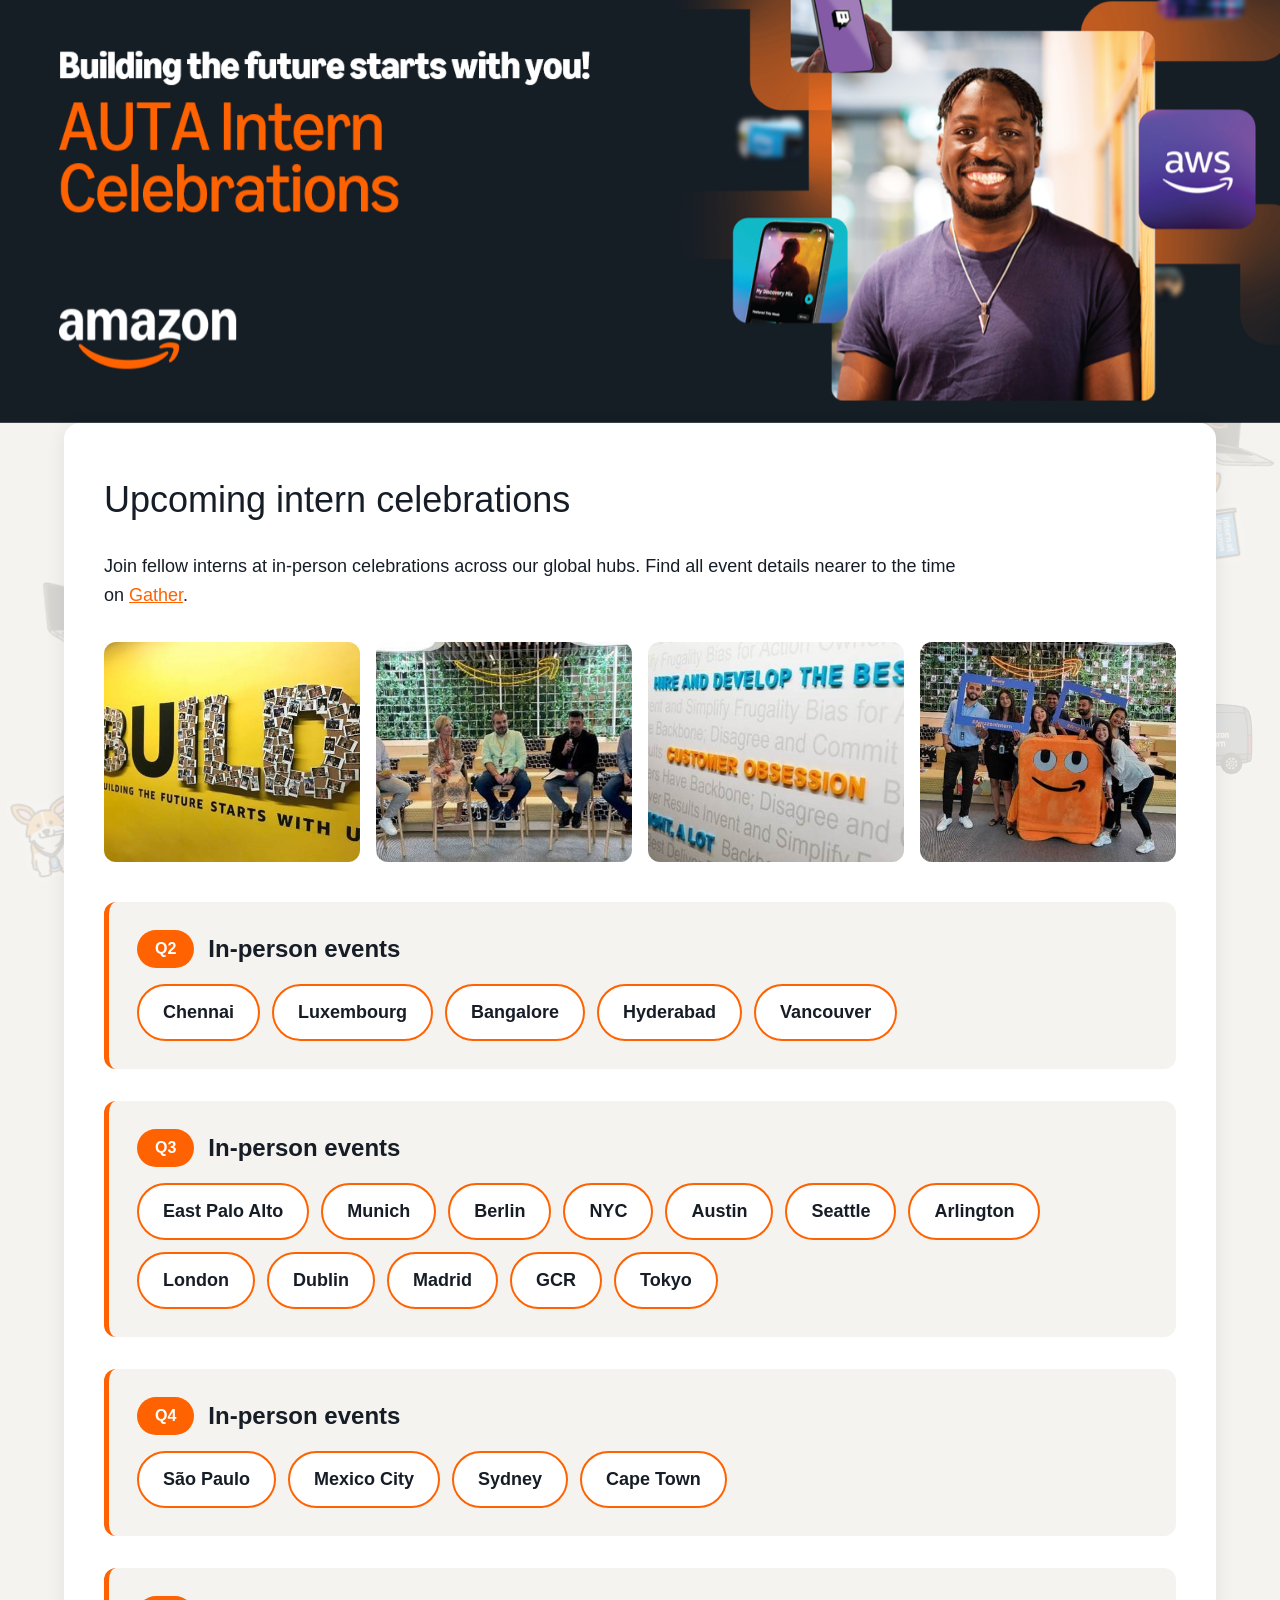
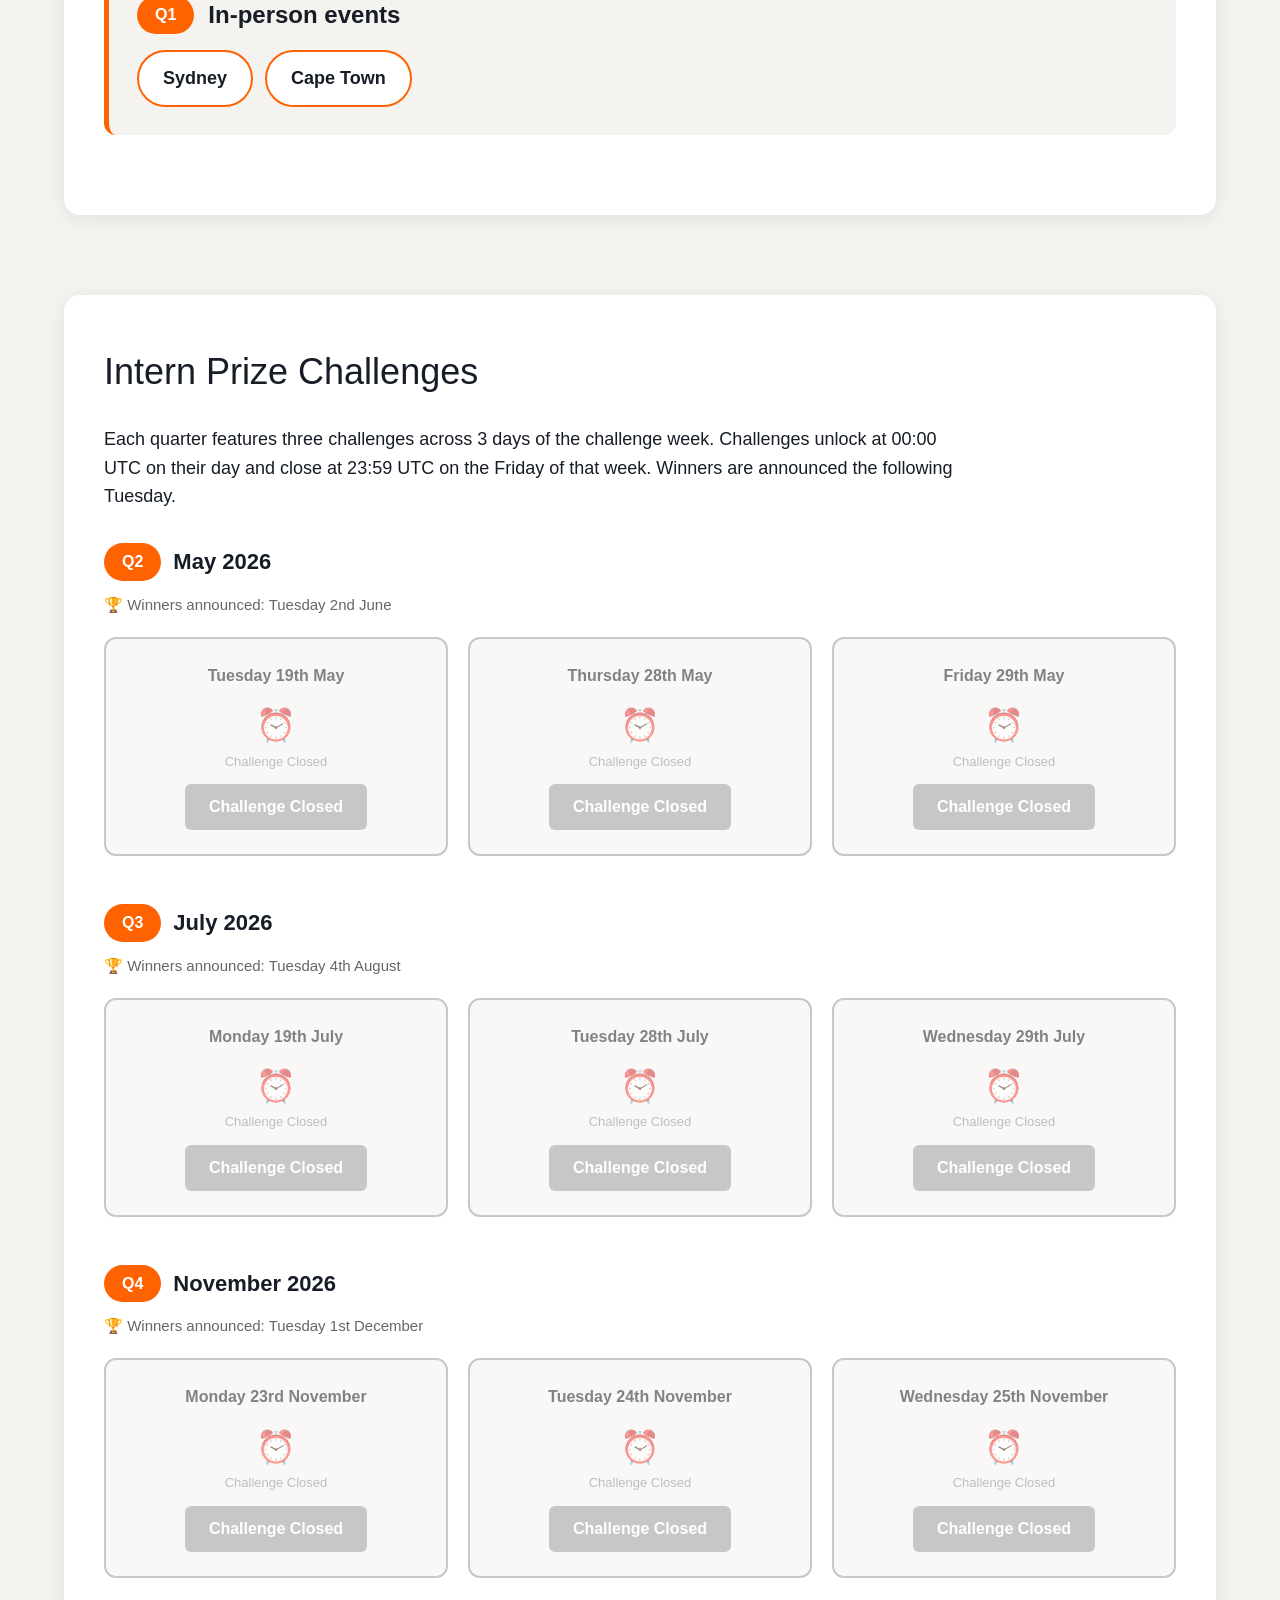
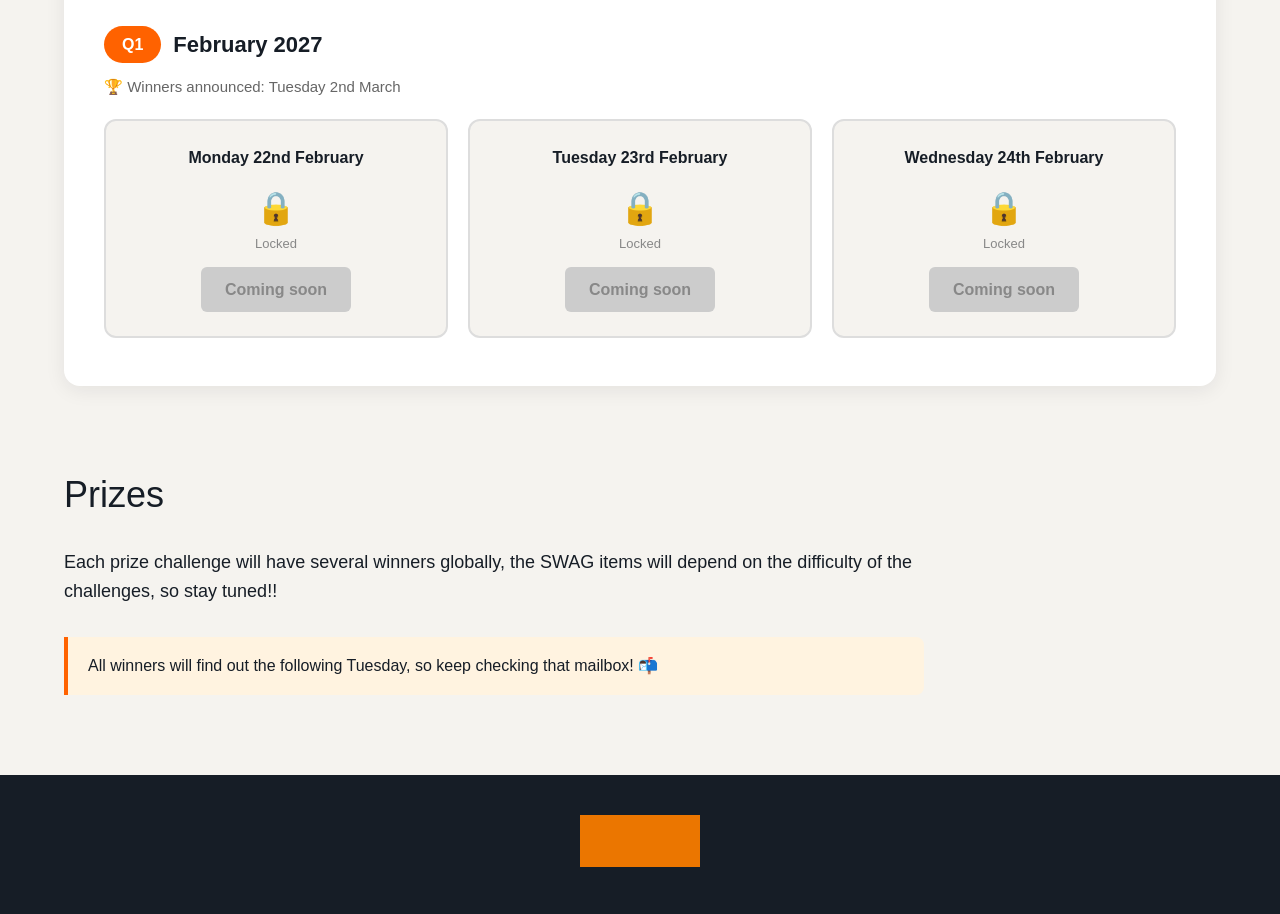
<file: index.html>
<!DOCTYPE html>
<html lang="en">
<head>
    <meta charset="UTF-8">
    <meta name="viewport" content="width=device-width, initial-scale=1.0">
    <title>AUTA Intern Celebrations</title>
    <link rel="stylesheet" href="styles.css">
</head>
<body>

    <!-- Floating stickers scattered across the page -->
    <div class="sticker sticker-1" aria-hidden="true"><img src="sticker-corgi.png" alt=""></div>
    <div class="sticker sticker-2" aria-hidden="true"><img src="sticker-laptop.png" alt=""></div>
    <div class="sticker sticker-3" aria-hidden="true"><img src="sticker-van.png" alt=""></div>
    <div class="sticker sticker-4" aria-hidden="true"><img src="sticker-corgi.png" alt=""></div>
    <div class="sticker sticker-5" aria-hidden="true"><img src="sticker-laptop.png" alt=""></div>
    <div class="sticker sticker-6" aria-hidden="true"><img src="sticker-van.png" alt=""></div>
    <div class="sticker sticker-7" aria-hidden="true"><img src="sticker-corgi.png" alt=""></div>
    <div class="sticker sticker-8" aria-hidden="true"><img src="sticker-laptop.png" alt=""></div>

    <header>
        <img src="header-banner.png" alt="Building the future starts with you — AUTA Intern Celebrations" class="header-banner">
    </header>

    <main class="container">

        <!-- UPCOMING CELEBRATIONS -->
        <section class="events-section" id="events">
            <h2>Upcoming intern celebrations</h2>
            <p class="section-intro">Join fellow interns at in-person celebrations across our global hubs. Find all event details nearer to the time on <a href="https://gather.a2z.com/group/ef3362df-4500-4b6f-9954-9a324a9c1ab9" target="_blank" rel="noopener">Gather</a>.</p>

            <div class="events-gallery">
                <img src="gallery-1.jpg" alt="BUILD — Building the future starts with U" class="gallery-img">
                <img src="gallery-2.jpg" alt="Panel discussion at Amazon office" class="gallery-img">
                <img src="gallery-3.jpg" alt="Leadership principles wall" class="gallery-img">
                <img src="gallery-4.jpg" alt="Intern celebration group photo" class="gallery-img">
            </div>

            <div class="quarter-events">
                <h3 class="quarter-label"><span class="quarter-tag">Q2</span> In-person events</h3>
                <div class="city-chips">
                    <span class="chip">Chennai</span>
                    <span class="chip">Luxembourg</span>
                    <span class="chip">Bangalore</span>
                    <span class="chip">Hyderabad</span>
                    <span class="chip">Vancouver</span>
                </div>
            </div>

            <div class="quarter-events">
                <h3 class="quarter-label"><span class="quarter-tag">Q3</span> In-person events</h3>
                <div class="city-chips">
                    <span class="chip">East Palo Alto</span>
                    <span class="chip">Munich</span>
                    <span class="chip">Berlin</span>
                    <span class="chip">NYC</span>
                    <span class="chip">Austin</span>
                    <span class="chip">Seattle</span>
                    <span class="chip">Arlington</span>
                    <span class="chip">London</span>
                    <span class="chip">Dublin</span>
                    <span class="chip">Madrid</span>
                    <span class="chip">GCR</span>
                    <span class="chip">Tokyo</span>
                </div>
            </div>

            <div class="quarter-events">
                <h3 class="quarter-label"><span class="quarter-tag">Q4</span> In-person events</h3>
                <div class="city-chips">
                    <span class="chip">São Paulo</span>
                    <span class="chip">Mexico City</span>
                    <span class="chip">Sydney</span>
                    <span class="chip">Cape Town</span>
                </div>
            </div>

            <div class="quarter-events">
                <h3 class="quarter-label"><span class="quarter-tag">Q1</span> In-person events</h3>
                <div class="city-chips">
                    <span class="chip">Sydney</span>
                    <span class="chip">Cape Town</span>
                </div>
            </div>
        </section>

        <!-- PRIZE CHALLENGES -->
        <section class="engagements-section" id="engagements">
            <h2>Intern Prize Challenges</h2>
            <p class="section-intro">Each quarter features three challenges across 3 days of the challenge week. Challenges unlock at 00:00 UTC on their day and close at 23:59 UTC on the Friday of that week. Winners are announced the following Tuesday.</p>

            <!-- Q2 — May -->
            <div class="quarter-block">
                <div class="quarter-header">
                    <h3><span class="quarter-tag">Q2</span> May 2026</h3>
                    <p class="winners-note">🏆 Winners announced: Tuesday 2nd June</p>
                </div>
                <div class="challenges-row">
                    <div class="challenge-card" data-unlock="2026-05-19T00:00:00Z" data-close="2026-05-29T23:59:00Z" data-link="https://hack.amazon.com/#2026unipitch/overview" data-link2="https://admin.pulse.aws/staffApplication/ACX4UWBQ" data-hackathon="true">
                        <div class="challenge-day">Tuesday 19th May</div>
                        <div class="challenge-status">
                            <span class="lock-icon">🔒</span>
                            <span class="status-text">Locked</span>
                        </div>
                        <a class="challenge-btn disabled" aria-disabled="true">Coming soon</a>
                    </div>
                    <div class="challenge-card" data-unlock="2026-05-28T00:00:00Z" data-close="2026-05-29T23:59:00Z" data-link="https://admin.pulse.aws/staffApplication/6R6T0DB1">
                        <div class="challenge-day">Thursday 28th May</div>
                        <div class="challenge-status">
                            <span class="lock-icon">🔒</span>
                            <span class="status-text">Locked</span>
                        </div>
                        <a class="challenge-btn disabled" aria-disabled="true">Coming soon</a>
                    </div>
                    <div class="challenge-card" data-unlock="2026-05-29T00:00:00Z" data-close="2026-05-29T23:59:00Z" data-link="https://admin.pulse.aws/staffApplication/MGT6YZLT">
                        <div class="challenge-day">Friday 29th May</div>
                        <div class="challenge-status">
                            <span class="lock-icon">🔒</span>
                            <span class="status-text">Locked</span>
                        </div>
                        <a class="challenge-btn disabled" aria-disabled="true">Coming soon</a>
                    </div>
                </div>
            </div>

            <!-- Q3 — July -->
            <div class="quarter-block">
                <div class="quarter-header">
                    <h3><span class="quarter-tag">Q3</span> July 2026</h3>
                    <p class="winners-note">🏆 Winners announced: Tuesday 4th August</p>
                </div>
                <div class="challenges-row">
                    <div class="challenge-card" data-unlock="2026-07-19T00:00:00Z" data-close="2026-07-31T23:59:00Z" data-link="https://hack.amazon.com/#2026dayinthelife/overview" data-link2="https://admin.pulse.aws/staffApplication/TMI3DJHI" data-hackathon="true">
                        <div class="challenge-day">Monday 19th July</div>
                        <div class="challenge-status">
                            <span class="lock-icon">🔒</span>
                            <span class="status-text">Locked</span>
                        </div>
                        <a class="challenge-btn disabled" aria-disabled="true">Coming soon</a>
                    </div>
                    <div class="challenge-card" data-unlock="2026-07-28T00:00:00Z" data-close="2026-07-31T23:59:00Z" data-link="https://admin.pulse.aws/staffApplication/QXEUTQQP">
                        <div class="challenge-day">Tuesday 28th July</div>
                        <div class="challenge-status">
                            <span class="lock-icon">🔒</span>
                            <span class="status-text">Locked</span>
                        </div>
                        <a class="challenge-btn disabled" aria-disabled="true">Coming soon</a>
                    </div>
                    <div class="challenge-card" data-unlock="2026-07-29T00:00:00Z" data-close="2026-07-31T23:59:00Z" data-link="https://admin.pulse.aws/staffApplication/S98IL31A">
                        <div class="challenge-day">Wednesday 29th July</div>
                        <div class="challenge-status">
                            <span class="lock-icon">🔒</span>
                            <span class="status-text">Locked</span>
                        </div>
                        <a class="challenge-btn disabled" aria-disabled="true">Coming soon</a>
                    </div>
                </div>
            </div>

            <!-- Q4 — November -->
            <div class="quarter-block">
                <div class="quarter-header">
                    <h3><span class="quarter-tag">Q4</span> November 2026</h3>
                    <p class="winners-note">🏆 Winners announced: Tuesday 1st December</p>
                </div>
                <div class="challenges-row">
                    <div class="challenge-card" data-unlock="2026-11-23T00:00:00Z" data-close="2026-11-27T23:59:00Z" data-link="https://hack.amazon.com/#2026holiday/overview" data-hackathon="true">
                        <div class="challenge-day">Monday 23rd November</div>
                        <div class="challenge-status">
                            <span class="lock-icon">🔒</span>
                            <span class="status-text">Locked</span>
                        </div>
                        <a class="challenge-btn disabled" aria-disabled="true">Coming soon</a>
                    </div>
                    <div class="challenge-card" data-unlock="2026-11-24T00:00:00Z" data-close="2026-11-27T23:59:00Z" data-link="https://admin.pulse.aws/staffApplication/TPAHM2QW">
                        <div class="challenge-day">Tuesday 24th November</div>
                        <div class="challenge-status">
                            <span class="lock-icon">🔒</span>
                            <span class="status-text">Locked</span>
                        </div>
                        <a class="challenge-btn disabled" aria-disabled="true">Coming soon</a>
                    </div>
                    <div class="challenge-card" data-unlock="2026-11-25T00:00:00Z" data-close="2026-11-27T23:59:00Z" data-link="https://admin.pulse.aws/staffApplication/EBPESHMB">
                        <div class="challenge-day">Wednesday 25th November</div>
                        <div class="challenge-status">
                            <span class="lock-icon">🔒</span>
                            <span class="status-text">Locked</span>
                        </div>
                        <a class="challenge-btn disabled" aria-disabled="true">Coming soon</a>
                    </div>
                </div>
            </div>

            <!-- Q1 — February 2027 -->
            <div class="quarter-block">
                <div class="quarter-header">
                    <h3><span class="quarter-tag">Q1</span> February 2027</h3>
                    <p class="winners-note">🏆 Winners announced: Tuesday 2nd March</p>
                </div>
                <div class="challenges-row">
                    <div class="challenge-card" data-unlock="2027-02-22T00:00:00Z" data-close="2027-02-26T23:59:00Z" data-link="https://hack.amazon.com/#2026powerpointtopicex/overview" data-hackathon="true">
                        <div class="challenge-day">Monday 22nd February</div>
                        <div class="challenge-status">
                            <span class="lock-icon">🔒</span>
                            <span class="status-text">Locked</span>
                        </div>
                        <a class="challenge-btn disabled" aria-disabled="true">Coming soon</a>
                    </div>
                    <div class="challenge-card" data-unlock="2027-02-23T00:00:00Z" data-close="2027-02-26T23:59:00Z" data-link="https://admin.pulse.aws/staffApplication/OFT6KBWY">
                        <div class="challenge-day">Tuesday 23rd February</div>
                        <div class="challenge-status">
                            <span class="lock-icon">🔒</span>
                            <span class="status-text">Locked</span>
                        </div>
                        <a class="challenge-btn disabled" aria-disabled="true">Coming soon</a>
                    </div>
                    <div class="challenge-card" data-unlock="2027-02-24T00:00:00Z" data-close="2027-02-26T23:59:00Z" data-link="https://admin.pulse.aws/staffApplication/LS9YI6D9">
                        <div class="challenge-day">Wednesday 24th February</div>
                        <div class="challenge-status">
                            <span class="lock-icon">🔒</span>
                            <span class="status-text">Locked</span>
                        </div>
                        <a class="challenge-btn disabled" aria-disabled="true">Coming soon</a>
                    </div>
                </div>
            </div>
        </section>

        <!-- PRIZES -->
        <section class="prizes-section" id="prizes">
            <h2>Prizes</h2>
            <p class="section-intro">Each prize challenge will have several winners globally, the SWAG items will depend on the difficulty of the challenges, so stay tuned!!</p>
            <p class="prize-note">All winners will find out the following Tuesday, so keep checking that mailbox! 📬</p>
        </section>
    </main>

    <footer>
        <div class="footer-banner">
            <img src="amazon-smile.png" alt="Amazon Smile" class="footer-smile">
        </div>
    </footer>

    <script src="script.js"></script>
</body>
</html>
</file>
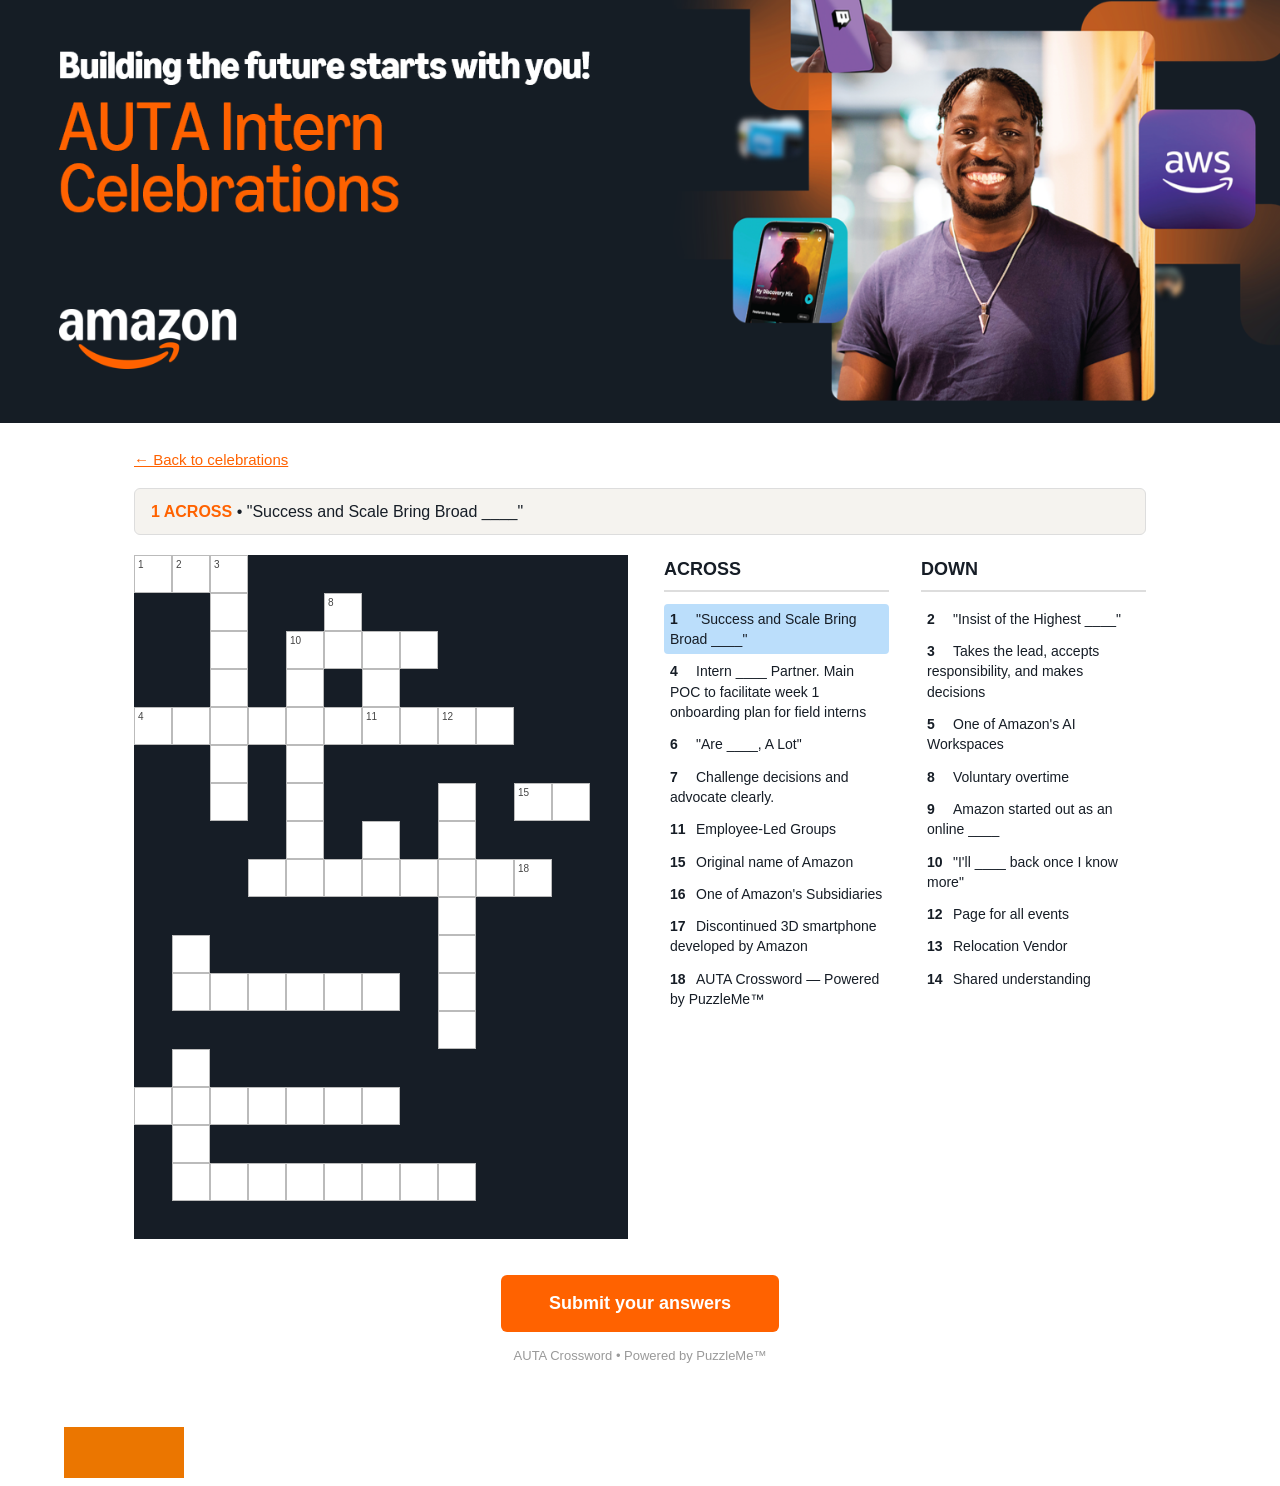
<file: crossword.html>
<!DOCTYPE html>
<html lang="en">
<head>
    <meta charset="UTF-8">
    <meta name="viewport" content="width=device-width, initial-scale=1.0">
    <title>AUTA Crossword — Q2 Challenge</title>
    <link rel="stylesheet" href="styles.css">
    <style>
        body { background: var(--white); }

        .cw-page {
            max-width: 1060px;
            margin: 0 auto;
            padding: 24px 24px 60px;
        }

        .back-link {
            display: inline-block;
            margin-bottom: 16px;
            font-size: 15px;
        }

        /* Active clue bar */
        .active-clue-bar {
            background: var(--off-white);
            border: 1px solid #ddd;
            border-radius: 6px;
            padding: 10px 16px;
            margin-bottom: 20px;
            font-size: 16px;
            color: var(--squid-ink);
            min-height: 42px;
        }
        .active-clue-bar .clue-label {
            font-weight: 700;
            color: var(--smile-orange);
        }

        /* Layout: grid left, clues right */
        .cw-layout {
            display: flex;
            gap: 36px;
            align-items: flex-start;
            flex-wrap: wrap;
        }

        /* Grid */
        .cw-grid-wrap { flex-shrink: 0; }
        .cw-grid {
            display: inline-grid;
            gap: 0;
        }
        .cw-cell {
            width: 38px;
            height: 38px;
            border: 1px solid #bbb;
            position: relative;
            background: var(--white);
        }
        .cw-cell.black { background: var(--squid-ink); border-color: var(--squid-ink); }
        .cw-cell .num {
            position: absolute;
            top: 1px; left: 3px;
            font-size: 10px;
            color: #444;
            pointer-events: none;
            z-index: 1;
        }
        .cw-cell input {
            width: 100%;
            height: 100%;
            border: none;
            text-align: center;
            font-size: 17px;
            font-weight: 700;
            text-transform: uppercase;
            background: transparent;
            outline: none;
            caret-color: var(--smile-orange);
        }
        .cw-cell input:focus { background: #BBDEFB; }
        .cw-cell.word-highlight input { background: #E3F2FD; }

        /* Clues panel */
        .cw-clues-panel {
            flex: 1;
            min-width: 300px;
            display: flex;
            gap: 32px;
        }
        .cw-clue-col { flex: 1; }
        .cw-clue-col h3 {
            font-size: 18px;
            font-weight: 700;
            margin-bottom: 12px;
            padding-bottom: 6px;
            border-bottom: 2px solid #ddd;
            color: var(--squid-ink);
        }
        .cw-clue-col ul { list-style: none; padding: 0; }
        .cw-clue-col li {
            font-size: 14px;
            padding: 5px 6px;
            border-radius: 4px;
            cursor: pointer;
            line-height: 1.45;
            margin-bottom: 2px;
        }
        .cw-clue-col li:hover { background: #FFF3E0; }
        .cw-clue-col li.active-clue { background: #BBDEFB; }
        .cw-clue-col li .cn {
            font-weight: 700;
            margin-right: 6px;
            min-width: 20px;
            display: inline-block;
        }

        /* Submit area */
        .submit-area {
            text-align: center;
            margin-top: 36px;
        }
        .submit-area .challenge-btn { font-size: 18px; padding: 14px 48px; }

        .powered-by {
            text-align: center;
            margin-top: 14px;
            font-size: 13px;
            color: #999;
        }

        @media (max-width: 768px) {
            .cw-layout { flex-direction: column; }
            .cw-clues-panel { flex-direction: column; gap: 20px; }
            .cw-cell { width: 30px; height: 30px; }
            .cw-cell input { font-size: 13px; }
            .cw-cell .num { font-size: 8px; }
        }
    </style>
</head>
<body>
    <header>
        <img src="header-banner.png" alt="Building the future starts with you — AUTA Intern Celebrations" class="header-banner">
    </header>

    <div class="cw-page">
        <a href="index.html" class="back-link">← Back to celebrations</a>

        <div class="active-clue-bar" id="activeClueBar">
            <span class="clue-label">1 ACROSS</span> &bull; "Success and Scale Bring Broad ____"
        </div>

        <div class="cw-layout">
            <div class="cw-grid-wrap" id="gridContainer"></div>
            <div class="cw-clues-panel">
                <div class="cw-clue-col">
                    <h3>ACROSS</h3>
                    <ul id="acrossClues"></ul>
                </div>
                <div class="cw-clue-col">
                    <h3>DOWN</h3>
                    <ul id="downClues"></ul>
                </div>
            </div>
        </div>

        <div class="submit-area">
            <a href="https://admin.pulse.amazon/staffApplication/MGT6YZLT" target="_blank" rel="noopener" class="challenge-btn active">Submit your answers</a>
        </div>
        <p class="powered-by">AUTA Crossword &bull; Powered by PuzzleMe&trade;</p>
    </div>

    <footer>
        <div class="container">
            <img src="amazon-smile.png" alt="Amazon Smile" class="footer-smile">
        </div>
    </footer>

    <script>
    // ===== Crossword Data =====
    // Grid: 18 rows x 13 cols. '.' = white, '#' = black
    const ROWS = 18, COLS = 13;
    const grid = [
        '.','.','.','#','#','#','#','#','#','#','#','#','#',
        '#','#','.','#','#','.','#','#','#','#','#','#','#',
        '#','#','.','#','.','.','.','.','#','#','#','#','#',
        '#','#','.','#','.','#','.','#','#','#','#','#','#',
        '.','.','.','.','.','.','.','.','.','.','#','#','#',
        '#','#','.','#','.','#','#','#','#','#','#','#','#',
        '#','#','.','#','.','#','#','#','.','#','.','.','#',
        '#','#','#','#','.','#','.','#','.','#','#','#','#',
        '#','#','#','.','.','.','.','.','.','.','.','#','#',
        '#','#','#','#','#','#','#','#','.','#','#','#','#',
        '#','.','#','#','#','#','#','#','.','#','#','#','#',
        '#','.','.','.','.','.','.','#','.','#','#','#','#',
        '#','#','#','#','#','#','#','#','.','#','#','#','#',
        '#','.','#','#','#','#','#','#','#','#','#','#','#',
        '.','.','.','.','.','.','.','#','#','#','#','#','#',
        '#','.','#','#','#','#','#','#','#','#','#','#','#',
        '#','.','.','.','.','.','.','.','.','#','#','#','#',
        '#','#','#','#','#','#','#','#','#','#','#','#','#',
    ];

    const cellNumbers = {
        0:1, 1:2, 2:3,
        5:5,
        16:6, 17:7, 18:8, 19:9,
        30:10,
        52:4,
        58:11, 60:12,
        70:14,
        81:13,
        88:15,
        92:16,
        105:17,
        114:18,
    };

    const clues = {
        across: [
            {num:1, text:'"Success and Scale Bring Broad ____"'},
            {num:4, text:'Intern ____ Partner. Main POC to facilitate week 1 onboarding plan for field interns'},
            {num:6, text:'"Are ____, A Lot"'},
            {num:7, text:'Challenge decisions and advocate clearly.'},
            {num:11, text:'Employee-Led Groups'},
            {num:15, text:'Original name of Amazon'},
            {num:16, text:"One of Amazon's Subsidiaries"},
            {num:17, text:'Discontinued 3D smartphone developed by Amazon'},
            {num:18, text:'AUTA Crossword — Powered by PuzzleMe™'},
        ],
        down: [
            {num:2, text:'"Insist of the Highest ____"'},
            {num:3, text:'Takes the lead, accepts responsibility, and makes decisions'},
            {num:5, text:"One of Amazon's AI Workspaces"},
            {num:8, text:'Voluntary overtime'},
            {num:9, text:'Amazon started out as an online ____'},
            {num:10, text:'"I\'ll ____ back once I know more"'},
            {num:12, text:'Page for all events'},
            {num:13, text:'Relocation Vendor'},
            {num:14, text:'Shared understanding'},
        ]
    };

    // ===== Render =====
    const inputs = [];

    function renderGrid() {
        const container = document.getElementById('gridContainer');
        const gridEl = document.createElement('div');
        gridEl.className = 'cw-grid';
        gridEl.style.gridTemplateColumns = `repeat(${COLS}, 38px)`;

        for (let i = 0; i < grid.length; i++) {
            const cell = document.createElement('div');
            cell.className = 'cw-cell';
            cell.dataset.idx = i;

            if (grid[i] === '#') {
                cell.classList.add('black');
            } else {
                if (cellNumbers[i] !== undefined) {
                    const numSpan = document.createElement('span');
                    numSpan.className = 'num';
                    numSpan.textContent = cellNumbers[i];
                    cell.appendChild(numSpan);
                }
                const input = document.createElement('input');
                input.type = 'text';
                input.maxLength = 1;
                input.setAttribute('aria-label', `Cell row ${Math.floor(i/COLS)+1} col ${(i%COLS)+1}`);
                input.dataset.idx = i;
                cell.appendChild(input);
                inputs.push(input);
            }
            gridEl.appendChild(cell);
        }
        container.appendChild(gridEl);

        // Navigation
        inputs.forEach((inp, idx) => {
            inp.addEventListener('input', () => {
                if (inp.value.length === 1 && idx < inputs.length - 1) inputs[idx + 1].focus();
            });
            inp.addEventListener('keydown', (e) => {
                if (e.key === 'Backspace' && inp.value === '' && idx > 0) {
                    inputs[idx - 1].focus();
                }
            });
            inp.addEventListener('focus', () => {
                // Find which clue this cell belongs to and highlight it
                const cellIdx = parseInt(inp.dataset.idx);
                highlightClue(cellIdx);
            });
        });
    }

    function renderClues() {
        const acrossUl = document.getElementById('acrossClues');
        const downUl = document.getElementById('downClues');

        clues.across.forEach(c => {
            const li = document.createElement('li');
            li.dataset.num = c.num;
            li.dataset.dir = 'across';
            li.innerHTML = `<span class="cn">${c.num}</span>${c.text}`;
            acrossUl.appendChild(li);
        });

        clues.down.forEach(c => {
            const li = document.createElement('li');
            li.dataset.num = c.num;
            li.dataset.dir = 'down';
            li.innerHTML = `<span class="cn">${c.num}</span>${c.text}`;
            downUl.appendChild(li);
        });
    }

    function highlightClue(cellIdx) {
        // Clear previous highlights
        document.querySelectorAll('.cw-clue-col li.active-clue').forEach(el => el.classList.remove('active-clue'));

        // Find the clue number for this cell (simple: find nearest numbered cell to the left in same row, or above in same col)
        const row = Math.floor(cellIdx / COLS);
        const col = cellIdx % COLS;

        // Check across first
        let acrossNum = null;
        for (let c = col; c >= 0; c--) {
            const idx = row * COLS + c;
            if (grid[idx] === '#') break;
            if (cellNumbers[idx] !== undefined) {
                // Check if this number is an across clue
                if (clues.across.find(cl => cl.num === cellNumbers[idx])) {
                    acrossNum = cellNumbers[idx];
                    break;
                }
            }
        }

        if (acrossNum) {
            const li = document.querySelector(`.cw-clue-col li[data-num="${acrossNum}"][data-dir="across"]`);
            if (li) {
                li.classList.add('active-clue');
                const clue = clues.across.find(c => c.num === acrossNum);
                document.getElementById('activeClueBar').innerHTML =
                    `<span class="clue-label">${acrossNum} ACROSS</span> &bull; ${clue.text}`;
            }
        }
    }

    document.addEventListener('DOMContentLoaded', () => {
        renderGrid();
        renderClues();
        // Highlight first clue by default
        document.querySelector('.cw-clue-col li')?.classList.add('active-clue');
    });
    </script>
</body>
</html>
</file>
<file: styles.css>
/* ===== Amazon Brand Tokens ===== */
:root {
    --squid-ink: #161D26;
    --smile-orange: #FF6200;
    --white: #FFFFFF;
    --off-white: #F5F3EF;
    --tier1: #FF6200;
    --tier2: #232F3E;
    --tier3: #8B6914;
}

/* ===== Reset ===== */
*, *::before, *::after { margin: 0; padding: 0; box-sizing: border-box; }

body {
    font-family: 'Amazon Ember', 'Segoe UI', Arial, sans-serif;
    font-size: 16px;
    line-height: 1.6;
    color: var(--squid-ink);
    background: var(--off-white);
    overflow-x: hidden;
    position: relative;
}

.container { max-width: 1200px; margin: 0 auto; padding: 0 24px; }

a { color: var(--smile-orange); text-decoration: underline; }
a:hover { text-decoration: none; }

/* ===== Typography ===== */
h1 { font-size: 48px; font-weight: 700; margin-bottom: 8px; }
h2 { font-size: 36px; font-weight: 400; margin-bottom: 24px; color: var(--squid-ink); }
h3 { font-size: 22px; margin-bottom: 12px; }

.section-intro { font-size: 18px; margin-bottom: 32px; max-width: 860px; }

/* ===== Floating Stickers ===== */
.sticker {
    position: fixed;
    z-index: 0;
    pointer-events: none;
    opacity: 0.12;
    animation: floatSticker 20s ease-in-out infinite;
}
.sticker img {
    width: 100%;
    height: 100%;
    object-fit: contain;
}

.sticker-1 { top: 8%; left: 2%; width: 100px; animation-delay: 0s; }
.sticker-2 { top: 22%; right: 1%; width: 120px; animation-delay: -3s; transform: rotate(12deg); }
.sticker-3 { top: 38%; left: 1%; width: 140px; animation-delay: -7s; }
.sticker-4 { top: 52%; right: 3%; width: 90px; animation-delay: -10s; transform: rotate(-8deg); }
.sticker-5 { top: 65%; left: 3%; width: 110px; animation-delay: -13s; transform: rotate(5deg); }
.sticker-6 { top: 78%; right: 2%; width: 130px; animation-delay: -16s; }
.sticker-7 { top: 88%; left: 1%; width: 80px; animation-delay: -5s; transform: rotate(-12deg); }
.sticker-8 { top: 45%; right: 0%; width: 100px; animation-delay: -18s; transform: rotate(15deg); }

@keyframes floatSticker {
    0%, 100% { transform: translateY(0) rotate(0deg); }
    25% { transform: translateY(-12px) rotate(3deg); }
    50% { transform: translateY(0) rotate(0deg); }
    75% { transform: translateY(12px) rotate(-3deg); }
}

/* ===== Header ===== */
header {
    position: relative;
    z-index: 1;
}
.header-banner {
    width: 100%;
    display: block;
    height: auto;
}

/* ===== Main ===== */
main { padding: 60px 24px; position: relative; z-index: 1; }
section { margin-bottom: 80px; }

/* ===== Events Section ===== */
.events-section {
    background: var(--white);
    padding: 48px 40px;
    border-radius: 16px;
    box-shadow: 0 4px 20px rgba(22,29,38,.08);
}

.events-gallery {
    display: grid;
    grid-template-columns: repeat(4, 1fr);
    gap: 16px;
    margin-bottom: 40px;
}
.gallery-img {
    width: 100%;
    height: 220px;
    object-fit: cover;
    border-radius: 12px;
    transition: transform .3s ease;
}
.gallery-img:hover {
    transform: scale(1.03);
}

.quarter-events {
    margin-bottom: 32px;
    padding: 28px;
    background: var(--off-white);
    border-radius: 12px;
    border-left: 5px solid var(--smile-orange);
}
.quarter-label {
    display: flex;
    align-items: center;
    gap: 14px;
    margin-bottom: 16px;
    font-size: 24px;
}
.quarter-tag {
    display: inline-block;
    background: var(--smile-orange);
    color: var(--white);
    padding: 6px 18px;
    border-radius: 24px;
    font-size: 16px;
    font-weight: 700;
}
.city-chips { display: flex; flex-wrap: wrap; gap: 12px; }
.chip {
    background: var(--white);
    border: 2px solid var(--smile-orange);
    padding: 12px 24px;
    border-radius: 30px;
    font-size: 18px;
    font-weight: 600;
    color: var(--squid-ink);
    transition: all .2s ease;
}
.chip:hover {
    background: var(--smile-orange);
    color: var(--white);
    transform: translateY(-2px);
}

/* ===== Engagements Section ===== */
.engagements-section {
    background: var(--white);
    padding: 48px 40px;
    border-radius: 16px;
    box-shadow: 0 4px 20px rgba(22,29,38,.08);
}

.quarter-block { margin-bottom: 48px; }
.quarter-block:last-child { margin-bottom: 0; }
.quarter-header { margin-bottom: 20px; }
.quarter-header h3 { display: flex; align-items: center; gap: 12px; }
.winners-note { font-size: 15px; color: #666; margin-top: 4px; }

.challenges-row {
    display: grid;
    grid-template-columns: repeat(auto-fit, minmax(260px, 1fr));
    gap: 20px;
}

.challenge-card {
    background: var(--off-white);
    border: 2px solid #ddd;
    border-radius: 12px;
    padding: 24px;
    text-align: center;
    transition: all .25s ease;
    display: flex;
    flex-direction: column;
    align-items: center;
    gap: 8px;
}
.challenge-card.open { border-color: var(--smile-orange); box-shadow: 0 4px 16px rgba(255,98,0,.15); }
.challenge-card.closed-challenge { border-color: #999; opacity: .55; }

.challenge-day { font-weight: 700; font-size: 16px; }
.challenge-tier { font-size: 13px; font-weight: 700; padding: 4px 14px; border-radius: 20px; color: var(--white); }
.tier-1-badge { background: var(--tier1); }
.tier-2-badge { background: var(--tier2); }
.tier-3-badge { background: var(--tier3); }

.challenge-status { font-size: 32px; margin: 4px 0; }
.status-text { display: block; font-size: 13px; color: #888; }

.challenge-desc { font-size: 14px; color: #555; }

.challenge-btn {
    display: inline-block;
    margin-top: auto;
    padding: 10px 24px;
    border-radius: 6px;
    font-size: 16px;
    font-weight: 700;
    text-decoration: none;
    cursor: pointer;
    border: none;
    transition: background .2s;
}
.challenge-btn.disabled {
    background: #ccc;
    color: #888;
    pointer-events: none;
}
.challenge-btn.active {
    background: var(--smile-orange);
    color: var(--white);
}
.challenge-btn.active:hover { background: #e55800; }
.challenge-btn.closed-btn {
    background: #999;
    color: var(--white);
    pointer-events: none;
}

/* ===== Prize Stickers ===== */
.prize-note {
    background: #FFF3E0;
    border-left: 4px solid var(--smile-orange);
    padding: 16px 20px;
    margin-bottom: 32px;
    border-radius: 0 8px 8px 0;
    font-size: 16px;
    max-width: 860px;
}

.prize-stickers {
    display: flex;
    justify-content: center;
    align-items: center;
    gap: 32px;
    flex-wrap: wrap;
    padding: 20px 0;
}
.prize-sticker {
    transition: transform .3s ease;
}
.prize-sticker img {
    width: 180px;
    height: auto;
    filter: drop-shadow(0 4px 8px rgba(0,0,0,.15));
}
.prize-sticker:hover {
    transform: scale(1.08) rotate(0deg) !important;
}

/* ===== Footer ===== */
footer {
    position: relative;
    z-index: 1;
}
.footer-banner {
    background: var(--squid-ink);
    padding: 40px 0;
    text-align: center;
}
.footer-smile {
    width: 120px;
    height: auto;
    filter: brightness(0) saturate(100%) invert(44%) sepia(96%) saturate(2000%) hue-rotate(10deg) brightness(100%) contrast(105%);
}

/* ===== Responsive ===== */
@media (max-width: 768px) {
    h1 { font-size: 32px; }
    h2 { font-size: 28px; }
    .events-section,
    .engagements-section { padding: 32px 20px; }
    .challenges-row, .tiers-grid, .events-gallery { grid-template-columns: 1fr; }
    .modal { padding: 24px; }
    .crossword-wrapper { flex-direction: column; }
    .chip { font-size: 16px; padding: 10px 18px; }
    .sticker { display: none; }
}
</file>
